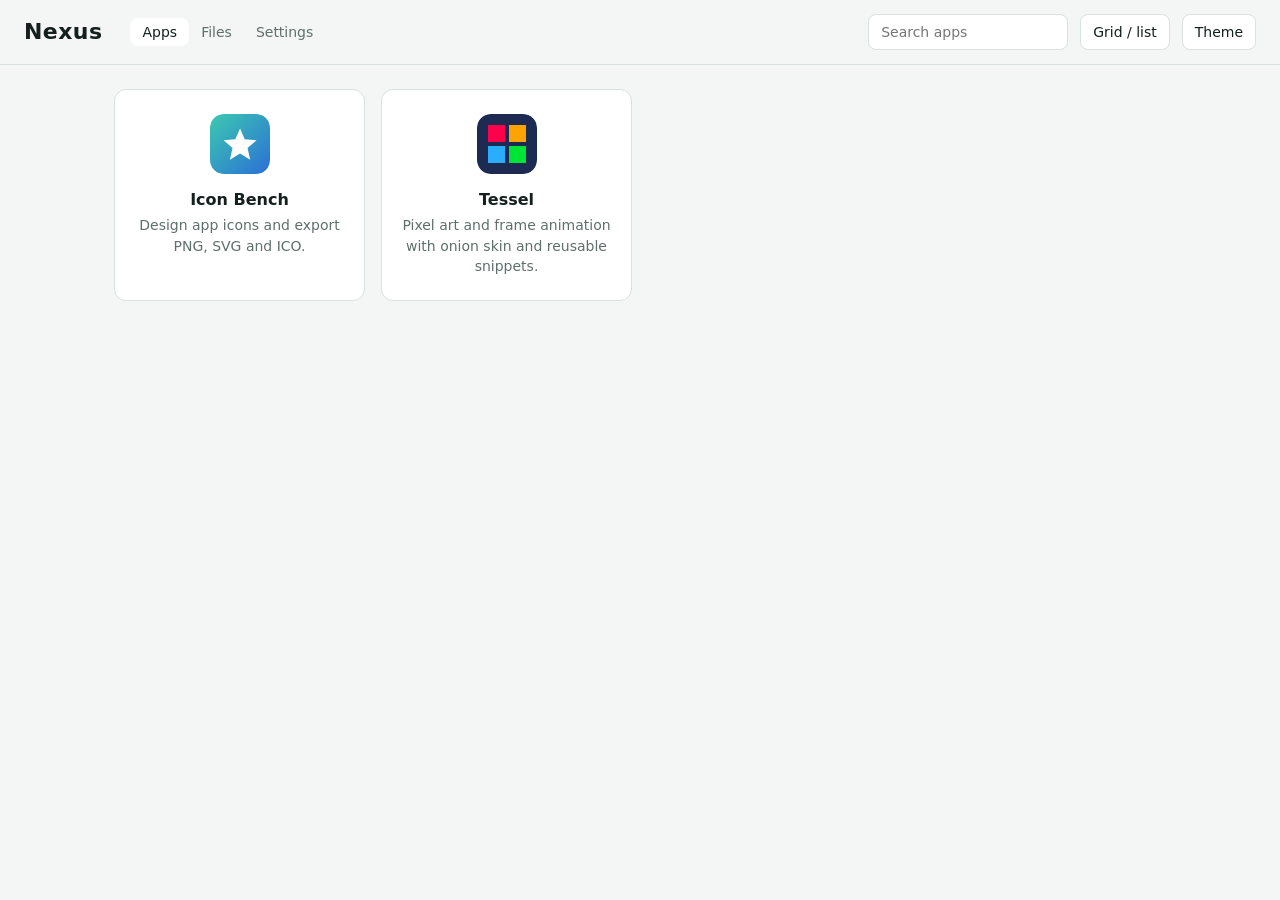
<file: index.html>
<!doctype html><html><head><meta charset="utf-8"><meta name="viewport" content="width=device-width,initial-scale=1"><title>Nexus</title>
<link rel="stylesheet" href="shared/theme.css"><script src="shared/prefs.js"></script><script src="shared/config.js"></script>
<style>
header{display:flex;gap:12px;align-items:center;padding:14px 24px;border-bottom:1px solid var(--line)}
h1{margin:0 16px 0 0;font-size:22px;font-weight:700;letter-spacing:.02em}
nav a{color:var(--mut);text-decoration:none;padding:6px 12px;border-radius:8px}nav a.on{color:var(--fg);background:var(--card)}
.sp{flex:1}main{padding:24px;max-width:1100px;margin:auto}
.grid{display:grid;grid-template-columns:repeat(auto-fill,minmax(210px,1fr));gap:16px}.list{display:flex;flex-direction:column;gap:10px}
.app{display:flex;gap:14px;align-items:center;padding:16px;background:var(--card);border:1px solid var(--line);border-radius:12px;color:inherit;text-decoration:none}
.grid .app{flex-direction:column;text-align:center;padding:24px 16px}.app:hover{border-color:var(--acc)}
.app img{width:60px;height:60px;border-radius:14px}.app h3{margin:0 0 4px;font-size:16px}.app p{margin:0;color:var(--mut)}
iframe{width:100%;height:calc(100vh - 120px);border:1px solid var(--line);border-radius:12px;background:var(--bg)}
.cf{margin:0 0 22px}.cf h3{margin:0 0 6px}.cf small{color:var(--mut);font-weight:400}.cf textarea{width:100%;display:block;margin-bottom:8px;background:var(--card);color:var(--fg);border:1px solid var(--line);border-radius:8px;padding:8px;font:12px Consolas,monospace}
</style></head><body>
<header><h1>Nexus</h1><nav><a href="#/" id="n1">Apps</a><a href="#/files" id="n2">Files</a><a href="#/settings" id="n3">Settings</a></nav><span class="sp"></span>
<input id="q" placeholder="Search apps"><button id="vw" title="Switch grid / list">Grid / list</button><button id="th" title="Switch theme">Theme</button></header>
<main><section id="av"><div id="apps"></div></section><section id="fv" hidden><iframe id="fr" title="Files"></iframe></section><section id="sv" hidden></section><section id="sv" hidden></section></main>
<script>
var $=function(s){return document.querySelector(s)},apps=[];
var esc=function(s){return String(s).replace(/[&<>"]/g,function(c){return'&#'+c.charCodeAt(0)+';'})};
function draw(){var q=$('#q').value.toLowerCase(),v=apps.filter(function(a){return(a.name+' '+(a.description||'')).toLowerCase().indexOf(q)>-1});
 $('#apps').className=NexusPrefs.get().view||'grid';
 $('#apps').innerHTML=v.length?v.map(function(a){var d=a.path.replace(/\/?$/,'/');
  return'<a class="app" href="'+esc(d+(a.entry||'index.html')+(a.route||''))+'"><img alt="" src="'+esc(d+a.icon)+'"><div><h3>'+esc(a.name)+'</h3><p>'+esc(a.description||'')+'</p></div></a>'}).join(''):'<p>No apps found. Check installed_apps.json.</p>'}
function route(){var h=location.hash,f=h=='#/files',s=h=='#/settings';$('#av').hidden=f||s;$('#fv').hidden=!f;$('#sv').hidden=!s;$('#q').hidden=$('#vw').hidden=f||s;
 ['n1','n2','n3'].forEach(function(id,i){$('#'+id).className=i==(f?1:s?2:0)?'on':''});
 if(f&&!$('#fr').getAttribute('src'))$('#fr').src='explorer.html?mode=manage';if(s)cfgs()}
function cfgs(){var ks=NexusConfig.keys();$('#sv').innerHTML='<h2>App settings</h2><p>Apps keep their settings here. Edit the JSON and save, or reset an entry to its defaults.</p>'+(ks.length?ks.map(function(k){var r=NexusConfig.raw(k),big=r.length>4000;
 return'<div class="cf"><h3>'+esc(k)+' <small>'+Math.ceil(r.length/1e3)+' KB</small></h3>'+(big?'':'<textarea data-k="'+esc(k)+'" rows="6">'+esc(r)+'</textarea><button class="pri" data-s="'+esc(k)+'">Save</button> ')+'<button data-r="'+esc(k)+'">Reset</button></div>'}).join(''):'<p>No app has saved settings yet.</p>')}
$('#sv').onclick=function(e){var s=e.target.dataset.s,r=e.target.dataset.r;
 if(s){try{NexusConfig.set(s,JSON.parse(document.querySelector('textarea[data-k="'+s+'"]').value));e.target.textContent='Saved'}catch(x){alert('That is not valid JSON.')}}
 if(r&&confirm('Reset '+r+' to its defaults?')){NexusConfig.del(r);cfgs()}};
$('#q').oninput=draw;
$('#vw').onclick=function(){NexusPrefs.set({view:NexusPrefs.get().view=='list'?'grid':'list'});draw()};
$('#th').onclick=function(){var t=NexusPrefs.theme()=='dark'?'light':'dark';NexusPrefs.set({theme:t});NexusPrefs.theme();try{$('#fr').contentDocument.documentElement.dataset.t=t}catch(e){}};
addEventListener('hashchange',route);route();
(function next(u){if(!u.length)return draw();fetch(u[0]).then(function(r){if(!r.ok)throw 0;return r.json()}).then(function(j){apps=j.apps||j;draw()},function(){next(u.slice(1))})})(['installed_apps.json','apps.json']);
</script></body></html>
</file>
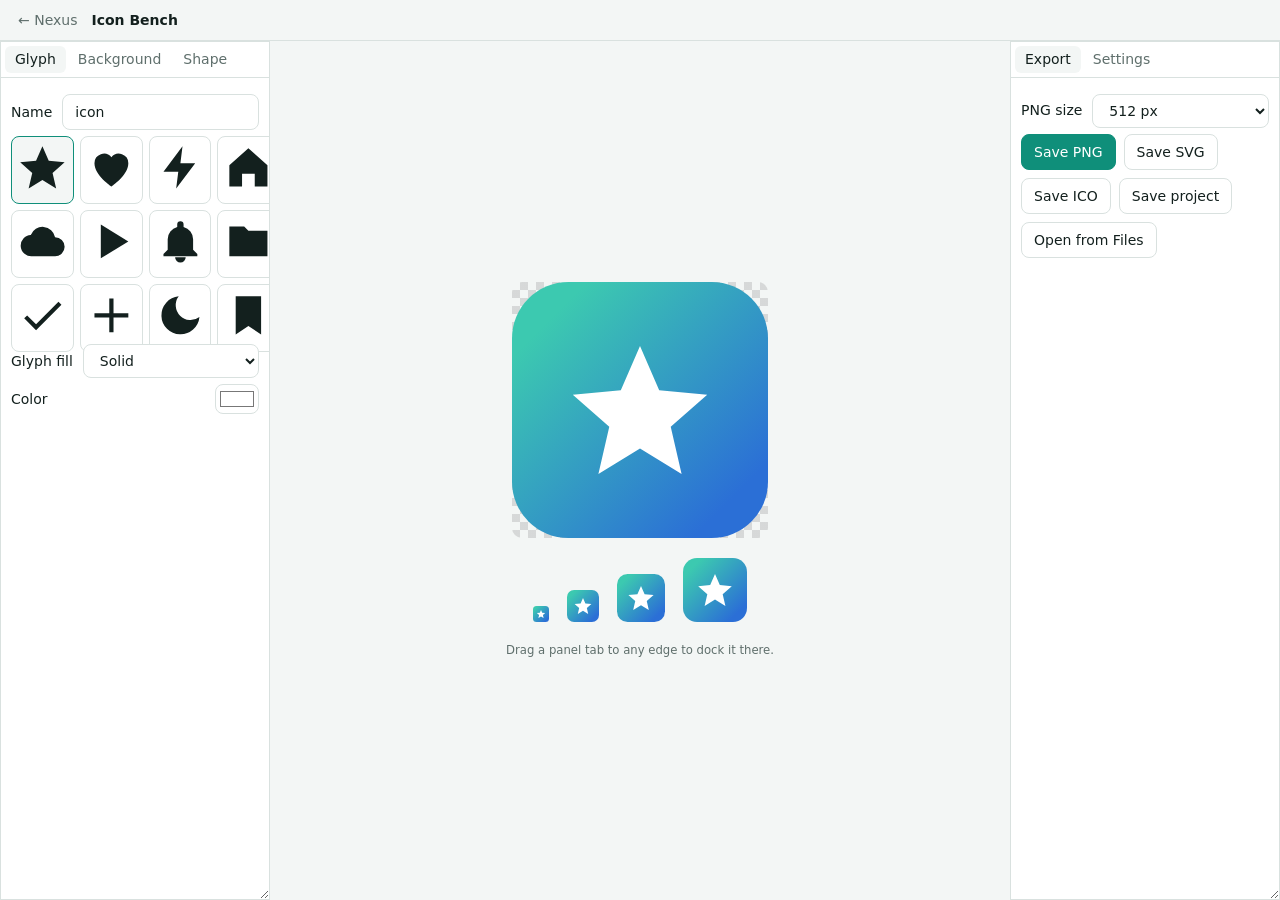
<file: apps/icon-bench/index.html>
<!doctype html><html><head><meta charset="utf-8"><meta name="viewport" content="width=device-width,initial-scale=1"><title>Icon Bench</title>
<link rel="icon" href="icon.svg"><link rel="stylesheet" href="../../shared/theme.css"><link rel="stylesheet" href="../../shared/dock.css"><script src="../../shared/prefs.js"></script><script src="../../shared/config.js"></script>
<style>
body{display:flex;flex-direction:column;height:100vh}
header{display:flex;align-items:center;gap:14px;padding:10px 18px;border-bottom:1px solid var(--line)}header a{color:var(--mut);text-decoration:none}
#root{flex:1;display:flex;min-height:0}
.row{display:flex;align-items:center;justify-content:space-between;gap:10px;margin:6px 0}.row input[type=range],.row input:not([type]),.row select{flex:1;min-width:0}
.gl{display:grid;grid-template-columns:repeat(4,1fr);gap:6px;margin-bottom:8px}.gl button{padding:5px;aspect-ratio:1}.gl button.on{border-color:var(--acc);background:var(--bg)}.gl svg{width:100%;height:100%;fill:currentColor}
.stage{flex:1;display:flex;flex-direction:column;align-items:center;gap:20px;padding:24px;margin:auto}
.big{width:256px;height:256px;border-radius:10px;background:repeating-conic-gradient(#8884 0 25%,#0000 0 50%) 0 0/16px 16px}.big img{width:100%;height:100%}
.sm{display:flex;gap:18px;align-items:flex-end}.acts{display:flex;flex-wrap:wrap;gap:8px}small{color:var(--mut)}
</style></head><body>
<header><a href="../../">&larr; Nexus</a><b>Icon Bench</b></header>
<div id="root"></div>
<script src="vendor/react.production.min.js"></script><script src="vendor/react-dom.production.min.js"></script><script src="vendor/htm.js"></script>
<script src="../../sdk/portal-sdk.js"></script>
<script type="module">import App from './src/App.js';ReactDOM.createRoot(document.getElementById('root')).render(React.createElement(App))</script>
</body></html>
</file>
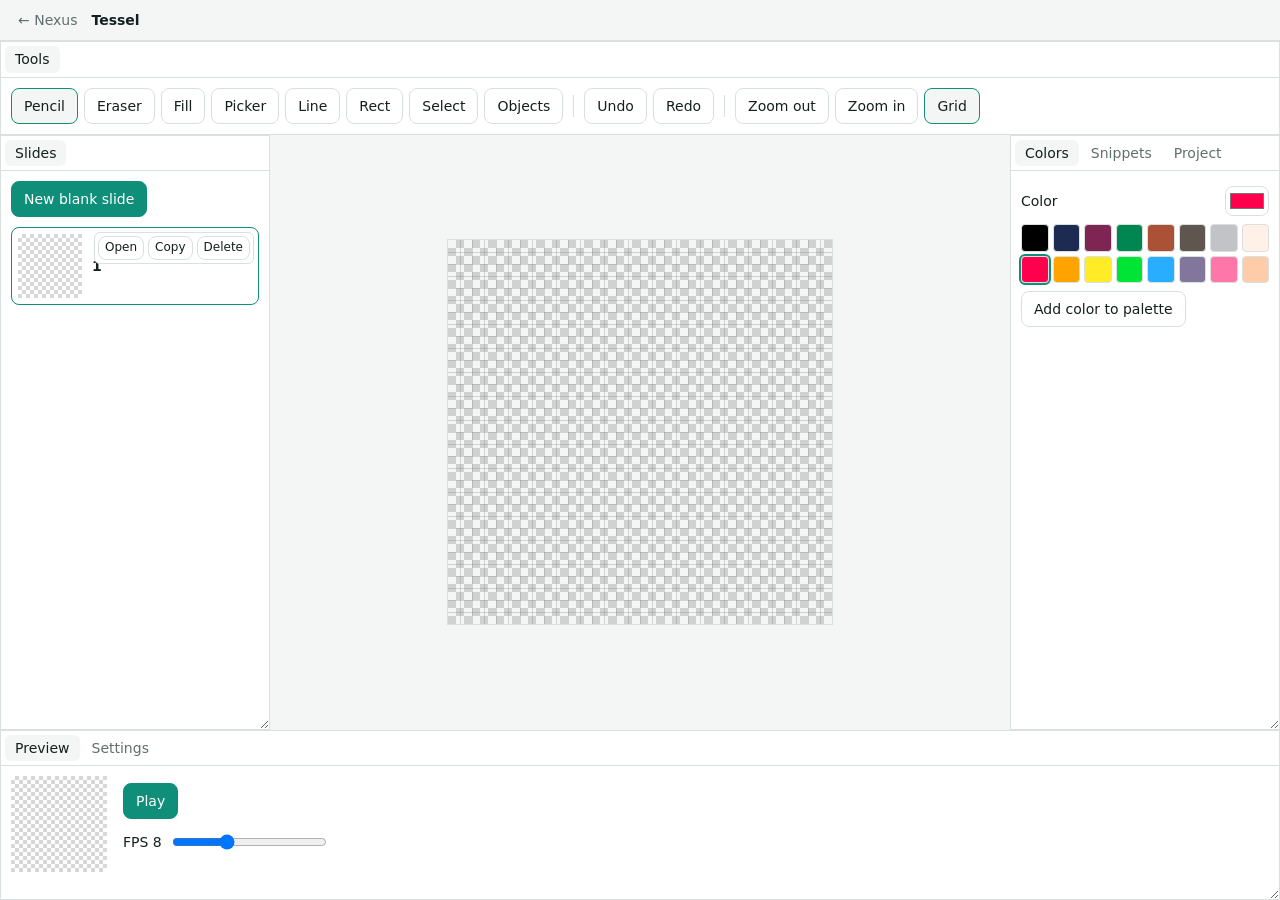
<file: apps/tessel/index.html>
<!doctype html><html><head><meta charset="utf-8"><meta name="viewport" content="width=device-width,initial-scale=1"><title>Tessel</title>
<link rel="icon" href="icon.svg"><link rel="stylesheet" href="../../shared/theme.css"><link rel="stylesheet" href="../../shared/dock.css"><script src="../../shared/prefs.js"></script><script src="../../shared/config.js"></script>
<style>
body{display:flex;flex-direction:column;height:100vh}
header{display:flex;align-items:center;gap:14px;padding:10px 18px;border-bottom:1px solid var(--line)}header a{color:var(--mut);text-decoration:none}
#root{flex:1;display:flex;min-height:0}
.row{display:flex;align-items:center;justify-content:space-between;gap:8px;margin:5px 0}.row input[type=number]{width:90px}.row input[type=range]{flex:1}
.tb{display:flex;flex-wrap:wrap;gap:6px;align-items:center}.tb button.on{border-color:var(--acc);background:var(--bg)}.sep{width:1px;height:22px;background:var(--line);margin:0 4px}
.cw{margin:auto;padding:20px}.pv{display:block;image-rendering:pixelated;touch-action:none;cursor:crosshair;background:repeating-conic-gradient(#8885 0 25%,#0000 0 50%) 0 0/16px 16px;box-shadow:0 0 0 1px var(--line)}
.fl{display:flex;flex-direction:column;gap:8px;margin-top:10px}.fr{position:relative;display:flex;gap:10px;align-items:center;padding:6px;border:1px solid var(--line);border-radius:8px;cursor:pointer}.fr.on{border-color:var(--acc)}
.th,.pvw canvas{image-rendering:pixelated;background:repeating-conic-gradient(#8885 0 25%,#0000 0 50%) 0 0/8px 8px}.th{max-width:72px;max-height:72px}
.fa{display:none;position:absolute;right:4px;top:4px;gap:4px;background:var(--card);padding:3px;border-radius:6px;border:1px solid var(--line)}.fa button{padding:2px 6px;font-size:12px}.fr:hover .fa,.fr.on .fa{display:flex}
.pal{display:grid;grid-template-columns:repeat(8,1fr);gap:4px;margin:8px 0}.pal button{aspect-ratio:1;padding:0;border-radius:4px}.pal button.on{outline:2px solid var(--acc)}
.sn{display:grid;grid-template-columns:repeat(3,1fr);gap:8px;margin-top:8px}.sn .s{position:relative;border:1px solid var(--line);border-radius:8px;padding:4px;background:var(--bg);cursor:grab}.sn img{width:100%;image-rendering:pixelated;display:block}.sn .s button{position:absolute;top:0;right:0;padding:0 6px;border:0;background:none}
.acts{display:flex;flex-wrap:wrap;gap:6px}small{color:var(--mut)}.pvw{display:flex;gap:16px;align-items:center}
</style></head><body>
<header><a href="../../">&larr; Nexus</a><b>Tessel</b></header>
<div id="root"></div>
<script src="vendor/react.production.min.js"></script><script src="vendor/react-dom.production.min.js"></script><script src="vendor/htm.js"></script>
<script src="../../sdk/portal-sdk.js"></script>
<script type="module">import App from './src/App.js';ReactDOM.createRoot(document.getElementById('root')).render(React.createElement(App))</script>
</body></html>
</file>
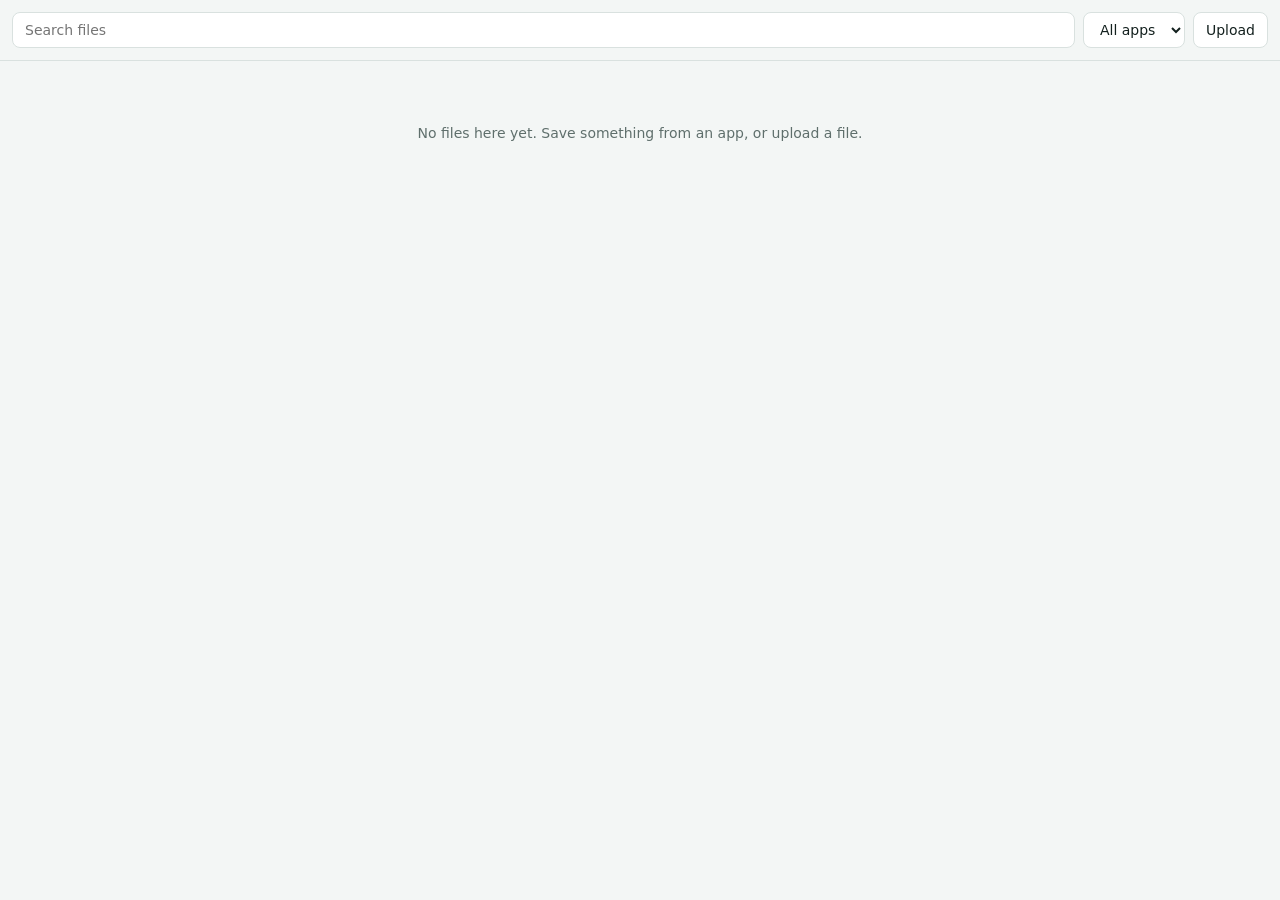
<file: explorer.html>
<!doctype html><html><head><meta charset="utf-8"><meta name="viewport" content="width=device-width,initial-scale=1"><title>Files</title>
<link rel="stylesheet" href="shared/theme.css"><script src="shared/prefs.js"></script>
<style>
body{display:flex;flex-direction:column;height:100vh}
header,footer{display:flex;gap:8px;padding:12px}header{border-bottom:1px solid var(--line)}footer{border-top:1px solid var(--line)}
header input,footer input{flex:1}main{flex:1;overflow:auto;padding:8px}
.row{display:flex;align-items:center;gap:12px;padding:8px 10px;border-radius:8px;cursor:pointer}.row:hover{background:var(--card)}.row.on{background:var(--card);outline:1px solid var(--acc)}
.th{width:36px;height:36px;display:grid;place-items:center;border-radius:6px;background:var(--card);overflow:hidden}.th img{width:100%;height:100%;object-fit:contain}
.row b{flex:1;overflow:hidden;text-overflow:ellipsis;white-space:nowrap;font-weight:600}.row i{color:var(--mut);font-style:normal;font-size:12px}
.ac button{padding:2px 8px;border:0;background:none}.empty{text-align:center;color:var(--mut);padding:40px}
</style></head><body>
<header><input id="q" placeholder="Search files"><select id="app"></select><label class="btn">Upload<input id="up" type="file" multiple hidden></label></header>
<main id="list"></main>
<footer id="bar" hidden><input id="nm" placeholder="File name"><button id="ok" class="pri"></button><button id="no">Cancel</button></footer>
<script type="module">
const P=new URLSearchParams(location.search),mode=P.get('mode')||'manage',rid=P.get('rid'),app=P.get('app')||'Files',acc=(P.get('accept')||'').split(',').filter(Boolean);
const $=s=>document.querySelector(s),esc=s=>String(s).replace(/[&<>"]/g,c=>'&#'+c.charCodeAt(0)+';');
const db=await new Promise((ok,no)=>{const r=indexedDB.open('nexus',1);r.onupgradeneeded=()=>r.result.createObjectStore('files',{keyPath:'id'});r.onsuccess=()=>ok(r.result);r.onerror=()=>no(r.error)});
const tx=(m,f)=>new Promise((ok,no)=>{const t=db.transaction('files',m),q=f(t.objectStore('files'));t.oncomplete=()=>ok(q.result);t.onerror=()=>no(t.error)});
const all=()=>tx('readonly',s=>s.getAll()),put=f=>tx('readwrite',s=>s.put(f)),del=id=>tx('readwrite',s=>s.delete(id));
const rec=(b,name,a)=>({id:Date.now().toString(36)+Math.random().toString(36).slice(2),name,app:a,mime:b.type||'application/octet-stream',size:b.size,mod:Date.now(),blob:b});
const send=m=>parent.postMessage({rid,...m},location.origin);
const U={},url=f=>U[f.id+f.mod]||(U[f.id+f.mod]=URL.createObjectURL(f.blob));
const sz=n=>n>1e6?(n/1e6).toFixed(1)+' MB':Math.ceil(n/1e3)+' KB';
const fits=f=>!acc.length||acc.some(a=>a[0]=='.'?f.name.toLowerCase().endsWith(a):f.mime.startsWith(a));
let files=[],sel=null,payload=null;
async function load(){const keep=$('#app').value;files=(await all()).sort((a,b)=>b.mod-a.mod);
 $('#app').innerHTML='<option value="">All apps</option>'+[...new Set(files.map(f=>f.app))].map(a=>`<option>${esc(a)}</option>`).join('');$('#app').value=keep;render()}
function render(){const q=$('#q').value.toLowerCase(),a=$('#app').value,v=files.filter(f=>fits(f)&&(!a||f.app==a)&&f.name.toLowerCase().includes(q));
 $('#list').innerHTML=v.length?v.map(f=>`<div class="row${sel==f.id?' on':''}" data-id="${f.id}"><span class="th">${f.mime.startsWith('image/')?`<img alt="" src="${url(f)}">`:'&#128196;'}</span><b>${esc(f.name)}</b><i>${esc(f.app)} · ${sz(f.size)} · ${new Date(f.mod).toLocaleDateString()}</i><span class="ac"><button data-a="dl" title="Download">&#11015;</button><button data-a="rn" title="Rename">&#9998;</button><button data-a="rm" title="Delete">&#128465;</button></span></div>`).join(''):'<p class="empty">No files here yet. Save something from an app, or upload a file.</p>'}
$('#list').onclick=async e=>{const r=e.target.closest('.row');if(!r)return;const f=files.find(x=>x.id==r.dataset.id),a=e.target.dataset.a;
 if(a=='dl'){const l=document.createElement('a');l.href=url(f);l.download=f.name;l.click()}
 else if(a=='rn'){const n=prompt('Rename file',f.name);if(n){f.name=n;f.mod=Date.now();await put(f);load()}}
 else if(a=='rm'){if(confirm('Delete '+f.name+'?')){await del(f.id);load()}}
 else{sel=f.id;if(mode=='save')$('#nm').value=f.name;render()}};
$('#list').ondblclick=e=>{const r=e.target.closest('.row');if(r&&mode=='manage')open(url(files.find(x=>x.id==r.dataset.id)))};
$('#q').oninput=$('#app').onchange=render;
$('#up').onchange=async e=>{for(const b of e.target.files)await put(rec(b,b.name,'Upload'));e.target.value='';load()};
if(mode!='manage'){$('#bar').hidden=false;$('#ok').textContent=mode=='save'?'Save here':'Open';$('#nm').hidden=mode!='save';$('#nm').value=P.get('name')||'';
 $('#no').onclick=()=>send({type:'cancel'});
 addEventListener('message',e=>{if(e.origin==location.origin&&e.data&&e.data.type=='payload'&&e.data.rid==rid)payload=e.data});
 $('#ok').onclick=async()=>{
  if(mode=='save'){const n=$('#nm').value.trim();if(!n||!payload)return;const ex=files.find(f=>f.name==n&&f.app==app);
   if(ex&&!confirm('Replace '+n+'?'))return;const r=rec(payload.blob,n,app);if(ex)r.id=ex.id;await put(r);send({type:'saved',file:{id:r.id,name:n}})}
  else{const f=files.find(x=>x.id==sel);if(f)send({type:'opened',file:{id:f.id,name:f.name,mime:f.mime},blob:f.blob})}}}
await load();send({type:'ready'});
</script></body></html>
</file>
<file: shared/theme.css>
:root{--bg:#101314;--fg:#e6eceb;--mut:#8a9896;--card:#181d1f;--line:#2a3235;--acc:#3cc9b0;--on:#04201a;color-scheme:dark}
[data-t=light]{--bg:#f3f6f5;--fg:#13201e;--mut:#5f6f6c;--card:#fff;--line:#d9e1df;--acc:#0f8f7a;--on:#fff;color-scheme:light}
*{box-sizing:border-box}[hidden]{display:none!important}
body{margin:0;background:var(--bg);color:var(--fg);font:14px/1.45 "Segoe UI",system-ui,sans-serif}
button,input,select,.btn{font:inherit;color:inherit;background:var(--card);border:1px solid var(--line);border-radius:8px;padding:7px 12px}
button,.btn{cursor:pointer}button:hover,.btn:hover{border-color:var(--acc)}
:focus-visible{outline:2px solid var(--acc);outline-offset:1px}
.pri{background:var(--acc);border-color:var(--acc);color:var(--on)}
input[type=color]{padding:2px;width:44px;height:30px}
</file>
<file: shared/dock.css>
.dock{display:grid;flex:1;min-width:0;min-height:0;grid-template-areas:"top top top" "left c right" "bottom bottom bottom";grid-template-columns:auto minmax(0,1fr) auto;grid-template-rows:auto minmax(0,1fr) auto}
.dz{display:flex;flex-direction:column;min-width:0;min-height:0;background:var(--card);border:1px solid var(--line)}
.dz-left.full,.dz-right.full{width:270px;resize:horizontal;overflow:auto}
.dz-bottom.full{height:170px;resize:vertical;overflow:auto}.dz-top.full{max-height:45vh}
.dz.drop{outline:2px dashed var(--acc);outline-offset:-3px;min-width:70px;min-height:46px}
.dtabs{display:flex;gap:2px;padding:4px;border-bottom:1px solid var(--line);flex-wrap:wrap}
.dtabs button{padding:3px 10px;border:0;background:none;border-radius:6px;color:var(--mut)}.dtabs button.on{background:var(--bg);color:var(--fg)}
.dbody{flex:1;overflow:auto;padding:10px;min-height:0}.dc{min-width:0;min-height:0;overflow:auto;display:flex}
</file>
